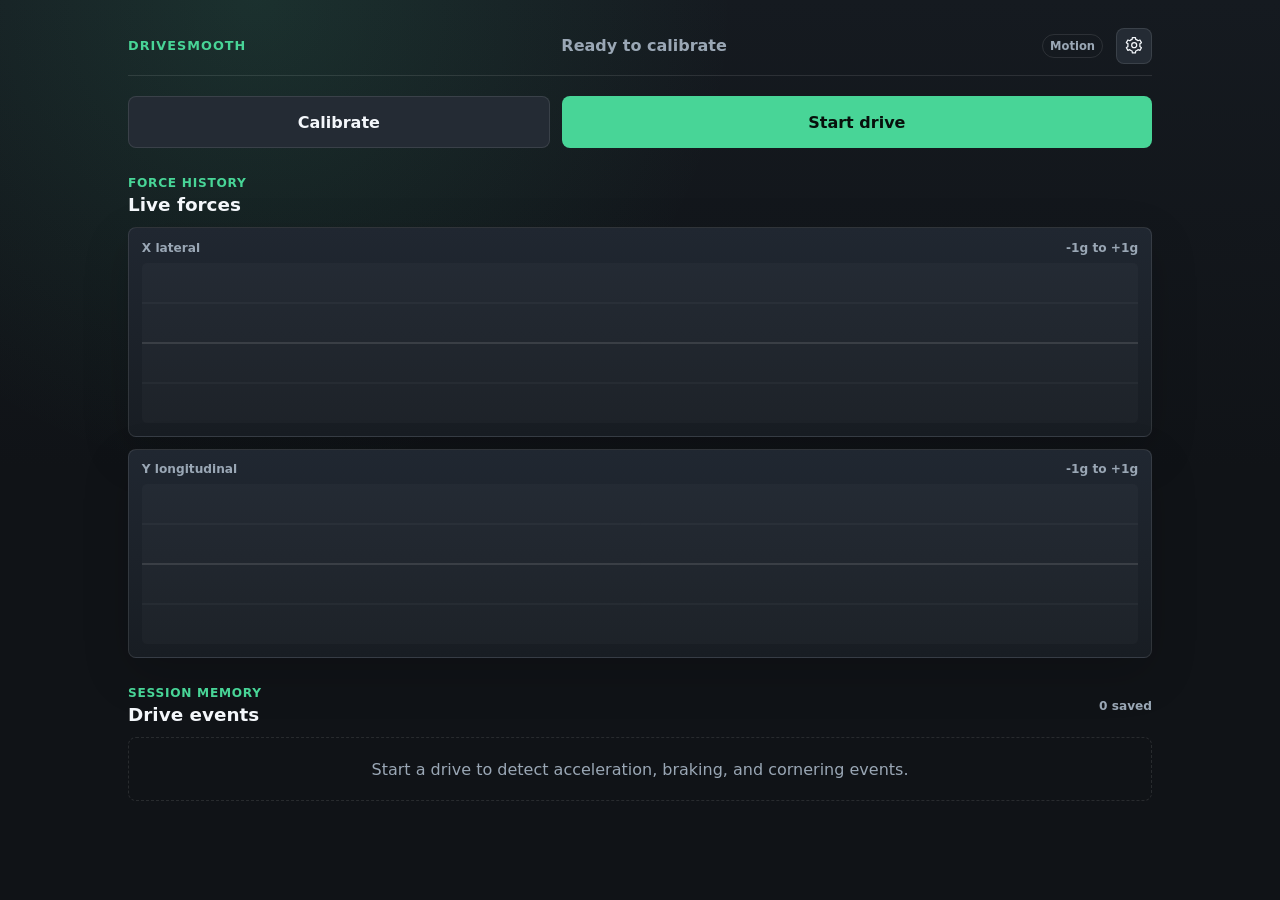
<file: index.html>
<!doctype html>
<html lang="en">
  <head>
    <meta charset="utf-8">
    <meta name="viewport" content="width=device-width, initial-scale=1, viewport-fit=cover">
    <meta name="theme-color" content="#101317">
    <title>DriveSmooth</title>
    <link rel="stylesheet" href="./css/theme.css">
    <link rel="stylesheet" href="./css/app.css">
    <script type="module" src="./js/app.js"></script>
  </head>
  <body>
    <main class="app-shell">
      <header class="topbar">
        <span class="brand">DriveSmooth</span>
        <p id="status-message" role="status">Ready to calibrate</p>
        <span id="input-mode" class="mode-badge">Motion</span>
        <a class="settings-link" href="./settings.html" aria-label="Open settings" title="Settings">
          <svg viewBox="0 0 24 24" aria-hidden="true"><path d="M12 15.25A3.25 3.25 0 1 0 12 8.75a3.25 3.25 0 0 0 0 6.5Z"/><path d="M19.4 13.75a7.9 7.9 0 0 0 .05-1.75 7.9 7.9 0 0 0-.05-1.75l2.06-1.6-2-3.46-2.43.98a8.7 8.7 0 0 0-3.03-1.75L13.63 2h-4l-.37 2.42A8.7 8.7 0 0 0 6.23 6.17L3.8 5.2l-2 3.46 2.06 1.6A7.9 7.9 0 0 0 3.8 12c0 .6.02 1.18.06 1.75l-2.06 1.6 2 3.46 2.43-.98a8.7 8.7 0 0 0 3.03 1.75L9.63 22h4l.37-2.42a8.7 8.7 0 0 0 3.03-1.75l2.43.98 2-3.46-2.06-1.6Z"/></svg>
        </a>
      </header>

      <section class="controls" aria-label="Drive controls">
        <button id="calibrate-button" class="secondary-button" type="button">Calibrate</button>
        <button id="record-button" class="primary-button" type="button">Start drive</button>
      </section>

      <section class="charts-section" aria-label="Force charts">
        <div class="section-heading">
          <div>
            <p class="eyebrow">Force history</p>
            <h1 id="chart-title">Live forces</h1>
          </div>
          <button id="live-view-button" class="text-button" type="button" hidden>Live view</button>
        </div>
        <article class="chart-card">
          <div class="chart-label"><span>X lateral</span><span id="x-chart-range">-1g to +1g</span></div>
          <canvas id="x-chart" aria-label="X lateral force chart"></canvas>
        </article>
        <article class="chart-card">
          <div class="chart-label"><span>Y longitudinal</span><span id="y-chart-range">-1g to +1g</span></div>
          <canvas id="y-chart" aria-label="Y longitudinal force chart"></canvas>
        </article>
      </section>

      <section class="events-section" aria-labelledby="events-title">
        <div class="section-heading">
          <div>
            <p class="eyebrow">Session memory</p>
            <h2 id="events-title">Drive events</h2>
          </div>
          <span id="event-count" class="event-count">0 saved</span>
        </div>
        <div id="event-log" class="event-log">
          <p class="empty-state">Start a drive to detect acceleration, braking, and cornering events.</p>
        </div>
      </section>
    </main>
  </body>
</html>
</file>
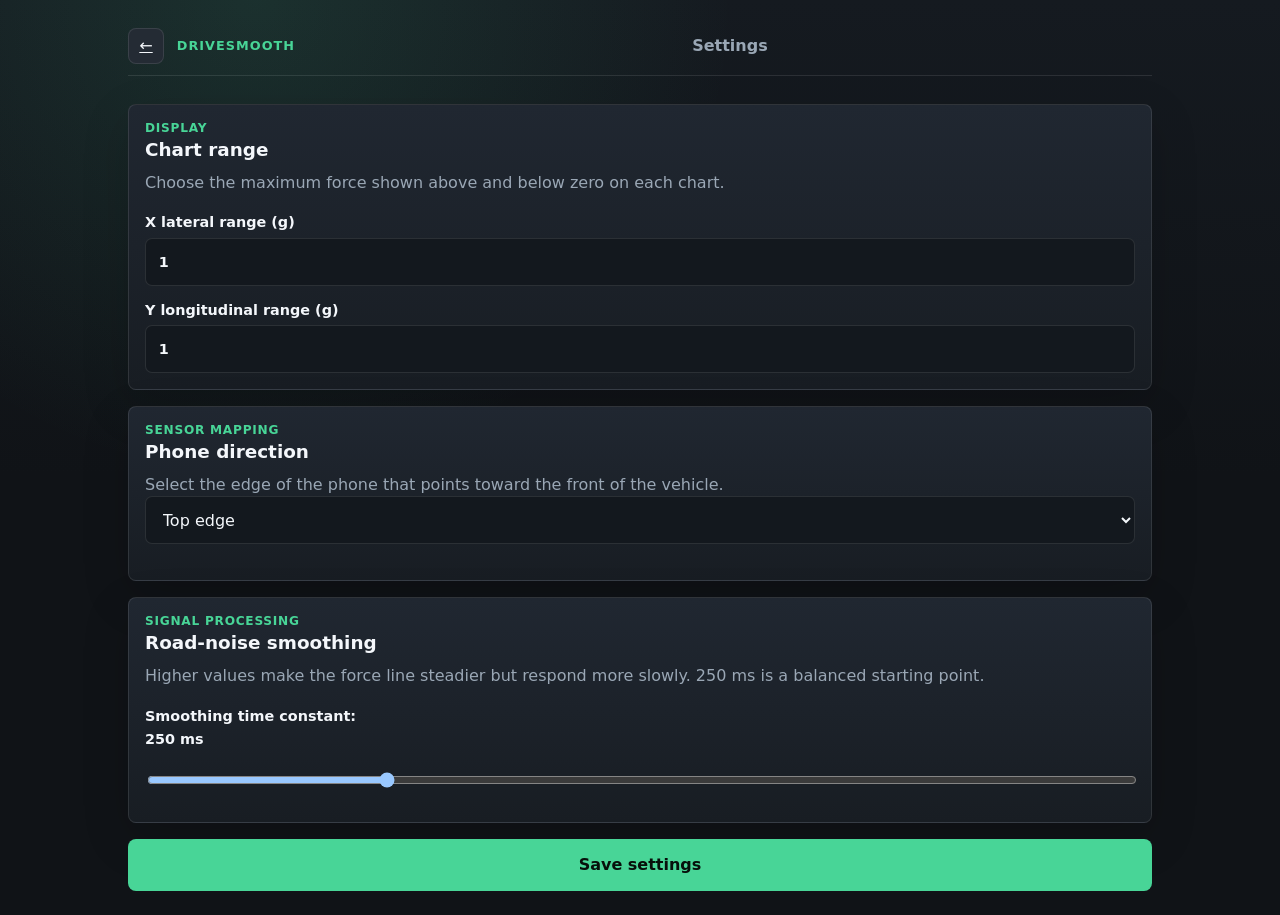
<file: settings.html>
<!doctype html>
<html lang="en">
  <head>
    <meta charset="utf-8">
    <meta name="viewport" content="width=device-width, initial-scale=1, viewport-fit=cover">
    <meta name="theme-color" content="#101317">
    <title>Settings · DriveSmooth</title>
    <link rel="stylesheet" href="./css/theme.css">
    <link rel="stylesheet" href="./css/app.css">
    <script type="module" src="./js/settings-page.js"></script>
  </head>
  <body>
    <main class="app-shell settings-page">
      <header class="topbar">
        <a class="back-link" href="./index.html" aria-label="Back to DriveSmooth">←</a>
        <span class="brand">DriveSmooth</span>
        <p>Settings</p>
      </header>

      <form id="settings-form" class="settings-form">
        <section class="settings-card" aria-labelledby="chart-settings-title">
          <p class="eyebrow">Display</p>
          <h1 id="chart-settings-title">Chart range</h1>
          <p class="settings-help">Choose the maximum force shown above and below zero on each chart.</p>
          <label>X lateral range (g)<input id="x-range" name="xRangeG" type="number" min="0.1" max="3" step="0.1" required></label>
          <label>Y longitudinal range (g)<input id="y-range" name="yRangeG" type="number" min="0.1" max="3" step="0.1" required></label>
        </section>

        <section class="settings-card" aria-labelledby="orientation-settings-title">
          <p class="eyebrow">Sensor mapping</p>
          <h2 id="orientation-settings-title">Phone direction</h2>
          <p class="settings-help">Select the edge of the phone that points toward the front of the vehicle.
            <select id="phone-forward" name="phoneForward">
              <option value="bottom">Bottom edge</option>
              <option value="top">Top edge</option>
              <option value="right">Right edge</option>
              <option value="left">Left edge</option>
            </select>
          </label>
        </section>

        <section class="settings-card" aria-labelledby="smoothing-settings-title">
          <p class="eyebrow">Signal processing</p>
          <h2 id="smoothing-settings-title">Road-noise smoothing</h2>
          <p class="settings-help">Higher values make the force line steadier but respond more slowly. 250 ms is a balanced starting point.</p>
          <label for="smoothing-tau">Smoothing time constant: <output id="smoothing-tau-value" for="smoothing-tau"></output>
            <input id="smoothing-tau" name="smoothingTauMs" type="range" min="25" max="1000" step="25">
          </label>
        </section>

        <button class="primary-button" type="submit">Save settings</button>
      </form>
    </main>
  </body>
</html>
</file>
<file: css/theme.css>
:root {
  color-scheme: dark;
  --bg: #101317;
  --panel: #181d23;
  --panel-strong: #202731;
  --text: #f4f7fb;
  --muted: #9aa7b5;
  --accent: #48d597;
  --accent-soft: rgba(72, 213, 151, 0.18);
  --warning: #f2b84b;
  --danger: #ff6d6d;
  --border: rgba(255, 255, 255, 0.1);
  font-family: Inter, ui-sans-serif, system-ui, -apple-system, BlinkMacSystemFont, "Segoe UI", sans-serif;
}

* { box-sizing: border-box; }
html { background: var(--bg); }
body {
  min-width: 20rem;
  min-height: 100vh;
  margin: 0;
  color: var(--text);
  background: radial-gradient(circle at 20% 0%, rgba(72, 213, 151, 0.12), transparent 30rem), linear-gradient(180deg, #151a20 0%, var(--bg) 52%);
}
button { font: inherit; touch-action: manipulation; }
</file>
<file: css/app.css>
.app-shell { width: min(100%, 66rem); min-height: 100vh; margin: 0 auto; padding: max(1rem, env(safe-area-inset-top)) 1rem max(1.5rem, env(safe-area-inset-bottom)); }
.topbar { min-height: 3.75rem; display: flex; align-items: center; gap: .8rem; border-bottom: 1px solid var(--border); }
.brand { color: var(--accent); font-size: .8rem; font-weight: 900; letter-spacing: .08em; text-transform: uppercase; }
.topbar p { flex: 1; margin: 0; color: var(--muted); font-weight: 700; text-align: center; }
.mode-badge { padding: .25rem .45rem; border: 1px solid var(--border); border-radius: 999px; color: var(--muted); font-size: .72rem; font-weight: 800; }
.settings-link, .back-link { display: grid; place-items: center; width: 2.25rem; height: 2.25rem; border: 1px solid var(--border); border-radius: 8px; color: var(--text); background: #242b34; }
.settings-link svg { width: 1.15rem; fill: none; stroke: currentColor; stroke-linecap: round; stroke-linejoin: round; stroke-width: 1.65; }
.controls { display: grid; grid-template-columns: 1fr 1.4fr; gap: .75rem; margin: 1.25rem 0; }
button { min-height: 3.25rem; border-radius: 8px; padding: .8rem 1rem; border: 1px solid transparent; cursor: pointer; font-weight: 850; }
button:disabled { cursor: not-allowed; opacity: .55; }
.primary-button { background: var(--accent); color: #07100b; }
.primary-button.is-recording { background: var(--danger); color: #210707; }
.secondary-button, .text-button { border-color: var(--border); background: #242b34; color: var(--text); }
.text-button { min-height: auto; padding: .5rem .7rem; font-size: .82rem; }
.chart-card, .event-item, .settings-card { border: 1px solid var(--border); border-radius: 8px; background: linear-gradient(180deg, var(--panel-strong), var(--panel)); box-shadow: 0 1rem 3rem rgba(0,0,0,.16); }
.chart-label, .eyebrow, .event-count { color: var(--muted); font-size: .76rem; font-weight: 750; }
.charts-section, .events-section { margin-top: 1.75rem; }
.section-heading { display: flex; align-items: center; justify-content: space-between; gap: 1rem; margin-bottom: .75rem; }
.eyebrow { margin: 0 0 .25rem; color: var(--accent); text-transform: uppercase; letter-spacing: .06em; }
h1, h2 { margin: 0; font-size: 1.15rem; }
.chart-card { padding: .8rem; margin-bottom: .75rem; }
.chart-label { display: flex; justify-content: space-between; margin-bottom: .5rem; }
canvas { display: block; width: 100%; height: 10rem; border-radius: 5px; background: rgba(255,255,255,.025); }
.event-log { display: grid; gap: .6rem; }
.empty-state { margin: 0; padding: 1.35rem; border: 1px dashed var(--border); border-radius: 8px; color: var(--muted); text-align: center; }
.event-item { width: 100%; padding: .85rem .9rem; color: var(--text); text-align: left; }
.event-item:hover, .event-item.is-selected { border-color: var(--accent); background: linear-gradient(180deg, #26332f, var(--panel)); }
.event-topline, .event-metrics { display: flex; align-items: center; justify-content: space-between; gap: .75rem; }
.event-topline { margin-bottom: .55rem; }
.event-name { font-weight: 900; }
.event-live { color: var(--warning); font-size: .72rem; font-weight: 900; text-transform: uppercase; }
.event-metrics { color: var(--muted); font-size: .78rem; font-variant-numeric: tabular-nums; }
.settings-form { display: grid; gap: 1rem; margin-top: 1.75rem; }
.settings-card { padding: 1rem; }
.settings-card h1, .settings-card h2 { margin-bottom: .7rem; }
.settings-help { margin: 0 0 1.25rem; color: var(--muted); line-height: 1.45; }
.settings-card label { display: grid; gap: .45rem; margin-top: 1rem; font-size: .9rem; font-weight: 750; }
.settings-card input, .settings-card select { width: 100%; min-height: 3rem; padding: .7rem .8rem; border: 1px solid var(--border); border-radius: 7px; color: var(--text); background: #13181e; font: inherit; }
@media (max-width: 32rem) { .topbar p { text-align: left; } }
</file>
